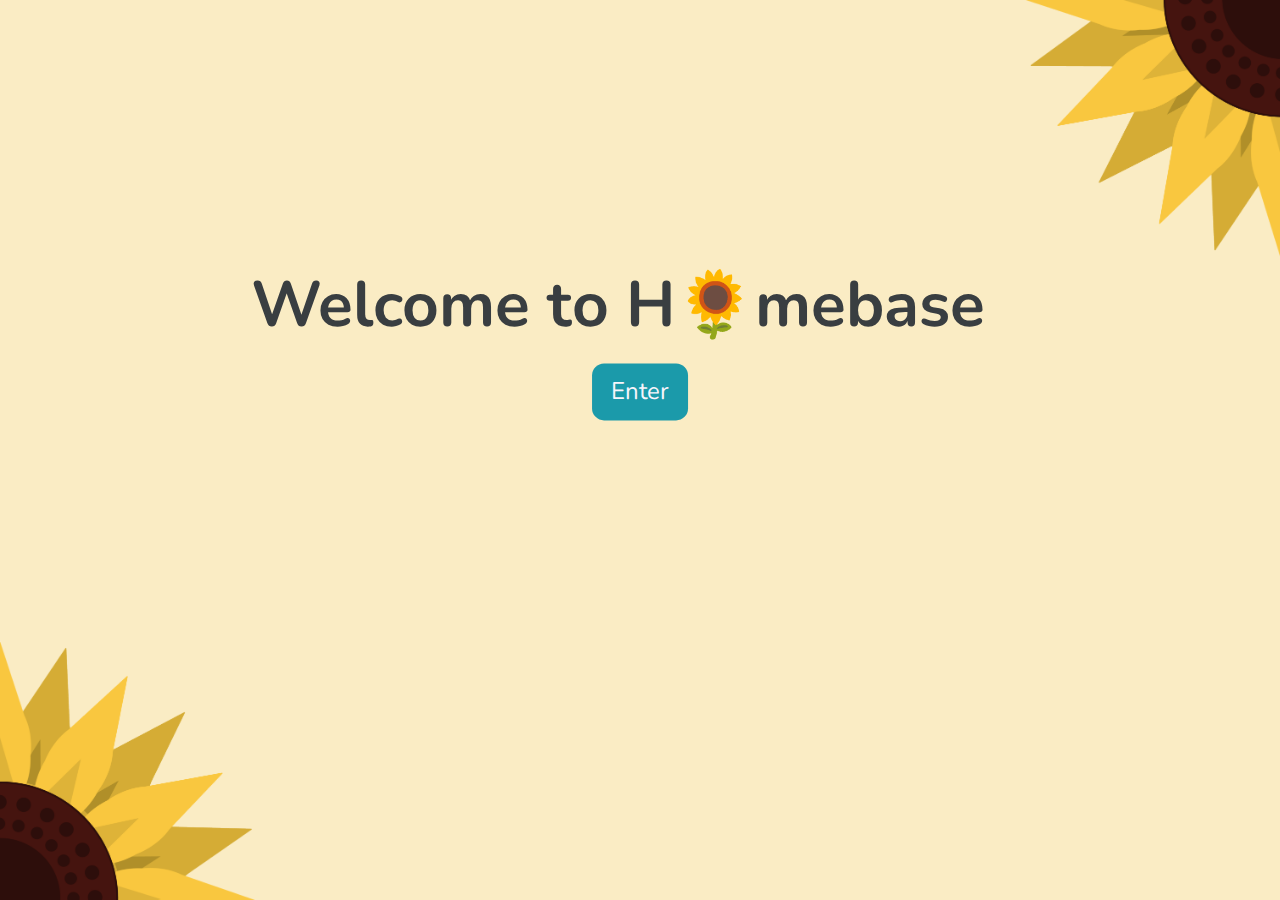
<file: index.html>
<!DOCTYPE html>
<html>

<head>
  <meta charset="utf-8">
  <meta name="viewport" content="width=device-width, initial-scale=1.0">
  <title>Homebase</title>
  <link href="style.css" rel="stylesheet" type="text/css" />
  <link rel="manifest" href="manifest.json">
  <link rel="icon" href="images/icon-192x192.png">
  <link rel="icon" href="images/icon-512x512.png">

  <link rel="preconnect" href="https://fonts.googleapis.com">
  <link rel="preconnect" href="https://fonts.gstatic.com" crossorigin>
  <link href="https://fonts.googleapis.com/css2?family=Nunito:ital,wght@0,400;0,700;1,400;1,700&display=swap"
    rel="stylesheet">
</head>

<body>
  <div id="titleFlex">
    <h1 id="title">Welcome to H🌻mebase</h1>

    <script src="script.js"></script>

    <a href="landing.html"><button class="button"
        style="justify-content: center; text-align: center; margin: 0; position: absolute; top: 100%; left: 50%; -ms-transform: translate(-50%, -50%); transform: translate(-50%, -50%);">Enter</button></a>
  </div>


  <img id="lowerFlower" src="Assets/Lower L Flower.png">
  <img id="upperFlower" src="Assets/Upper Right Flower.png">
  <!--Built with Replit Stuff-->
  <script src="https://replit.com/public/js/replit-badge-v2.js" theme="yellow" position="bottom-right"></script>
</body>

</html>
</file>
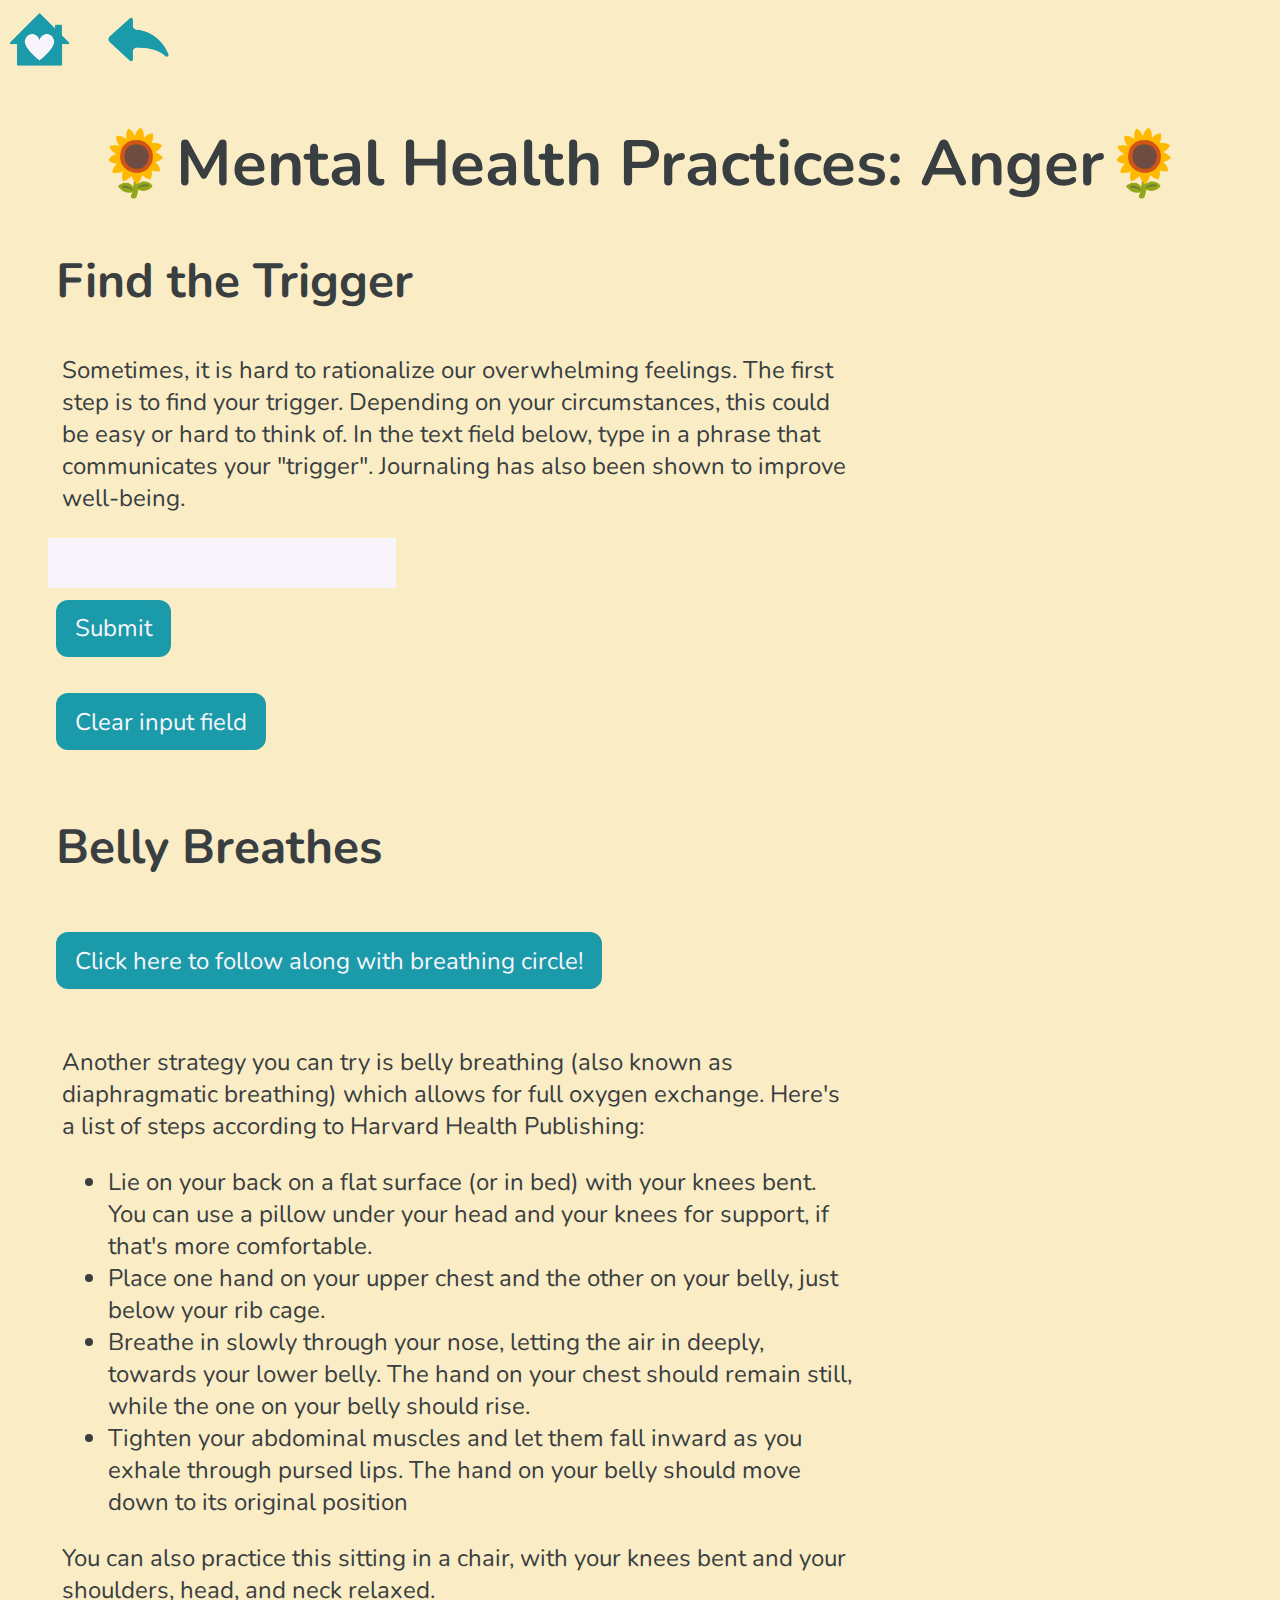
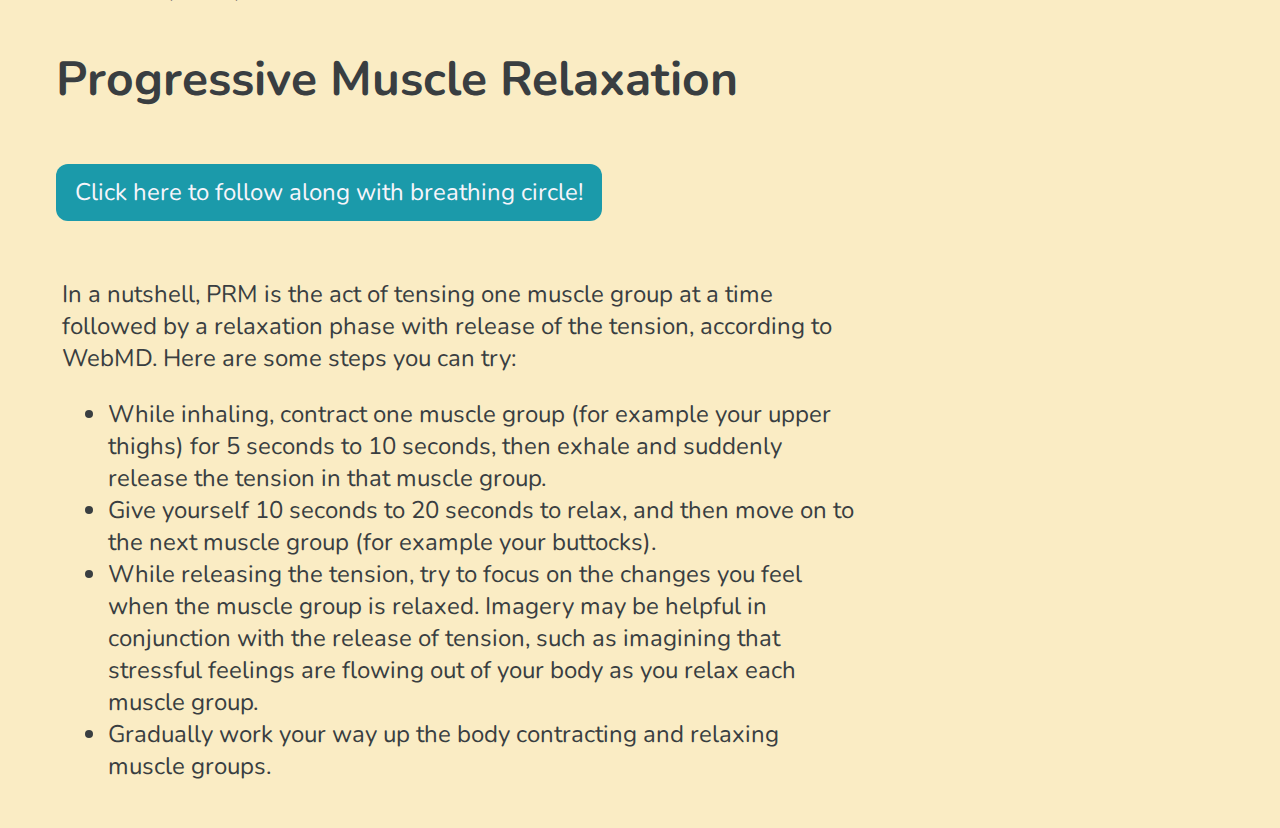
<file: Angry.html>
<!DOCTYPE html>
<html>

<head>
  <meta charset="utf-8">
  <meta name="viewport" content="width=device-width">
  <title>Mental Health Practices: Anger</title>
  <link href="style.css" rel="stylesheet" type="text/css" />

  <link rel="preconnect" href="https://fonts.googleapis.com">
  <link rel="preconnect" href="https://fonts.gstatic.com" crossorigin>
  <link href="https://fonts.googleapis.com/css2?family=Nunito:ital,wght@0,400;0,700;1,400;1,700&display=swap"
    rel="stylesheet">
</head>

<body>
  <a href="index.html"><img id="homeButton" src="Assets/HomeButton.png"></a>
  <a href="landing.html"><img id="backArrow" src="Assets/backButton.png"></a>

  <h1 id="hayf">🌻Mental Health Practices: Anger🌻</h1>
  <h2>Find the Trigger</h2>
  <p class="angryText">Sometimes, it is hard to rationalize our overwhelming feelings. The first step is to find your
    trigger. Depending on your circumstances, this could be easy or hard to think of. In the text field below, type in a
    phrase that
    communicates your "trigger". Journaling has also been shown to improve well-being.</p>
  <div id="containerAngry">
    <input type="text" class="input" id="angryInput">
    <button onclick="angry()" id="breathingCircleButton">Submit</button>
    <button onclick="document.getElementById('angryInput').value = ''; document.getElementById('angry').innerHTML = '';" id="breathingCircleButton">Clear
      input field</button>
  </div>

  <p id="angry"></p>
  <script>
    function angry() {
      document.getElementById("angry").innerHTML = "I understand. You have every right to feel the way you do and it's frustrating.";
    }
  </script>

  <h2>Belly Breathes</h2>
  <div id="breatheDiv" style="padding-bottom: 5em;">
    <a href="four-four-four.html"><button id="breathingCircleButton">Click here to follow along with breathing circle!</button></a>
  </div>
  <br>
  <p>Another strategy you can try is belly breathing (also known as diaphragmatic breathing) which allows for full
    oxygen exchange. Here's a list of steps according to <a id="source"
      href="https://www.health.harvard.edu/healthbeat/learning-diaphragmatic-breathing">Harvard Health
      Publishing</a>:<br>
  <ul>
    <li>Lie on your back on a flat surface (or in bed) with your knees bent. You can use a pillow under your head and
      your knees for support, if that's more comfortable.</li>
    <li>Place one hand on your upper chest and the other on your belly, just below your rib cage.</li>
    <li>Breathe in slowly through your nose, letting the air in deeply, towards your lower belly. The hand on your chest
      should remain still, while the one on your belly should rise.</li>
    <li>Tighten your abdominal muscles and let them fall inward as you exhale through pursed lips. The hand on your
      belly should move down to its original position</li>
  </ul>
  </p>
  <p>You can also practice this sitting in a chair, with your knees bent and your shoulders, head, and neck relaxed.</p>

  <h2 style="white-space: wrap;" id="prm">Progressive Muscle Relaxation</h2>
  <div style="padding-bottom: 5em;">
    <a href="four-four-four.html"><button id="breathingCircleButton">Click here to follow along with breathing circle!</button></a>
  </div>
  <br>
  <p>In a nutshell, PRM is the act of tensing one muscle group at a time followed by a relaxation phase with release of
    the tension, according to <a id="source"
      href="https://www.webmd.com/sleep-disorders/muscle-relaxation-for-stress-insomnia">WebMD</a>. Here are some steps
    you can try: <br>
  <ul>
    <li>While inhaling, contract one muscle group (for example your upper thighs) for 5 seconds to 10 seconds, then
      exhale and suddenly release the tension in that muscle group.</li>
    <li>Give yourself 10 seconds to 20 seconds to relax, and then move on to the next muscle group (for example your
      buttocks).</li>
    <li>While releasing the tension, try to focus on the changes you feel when the muscle group is relaxed. Imagery may
      be helpful in conjunction with the release of tension, such as imagining that stressful feelings are flowing out
      of your body as you relax each muscle group.</li>
    <li>Gradually work your way up the body contracting and relaxing muscle groups.</li>
  </ul>
  </p>
  <br>

  <script src="script.js"></script>

  <!--
  This script places a badge on your repl's full-browser view back to your repl's cover
  page. Try various colors for the theme: dark, light, red, orange, yellow, lime, green,
  teal, blue, blurple, magenta, pink!
  -->
  <script src="https://replit.com/public/js/replit-badge-v2.js" theme="yellow" position="bottom-right"></script>
</body>

</html>
</file>
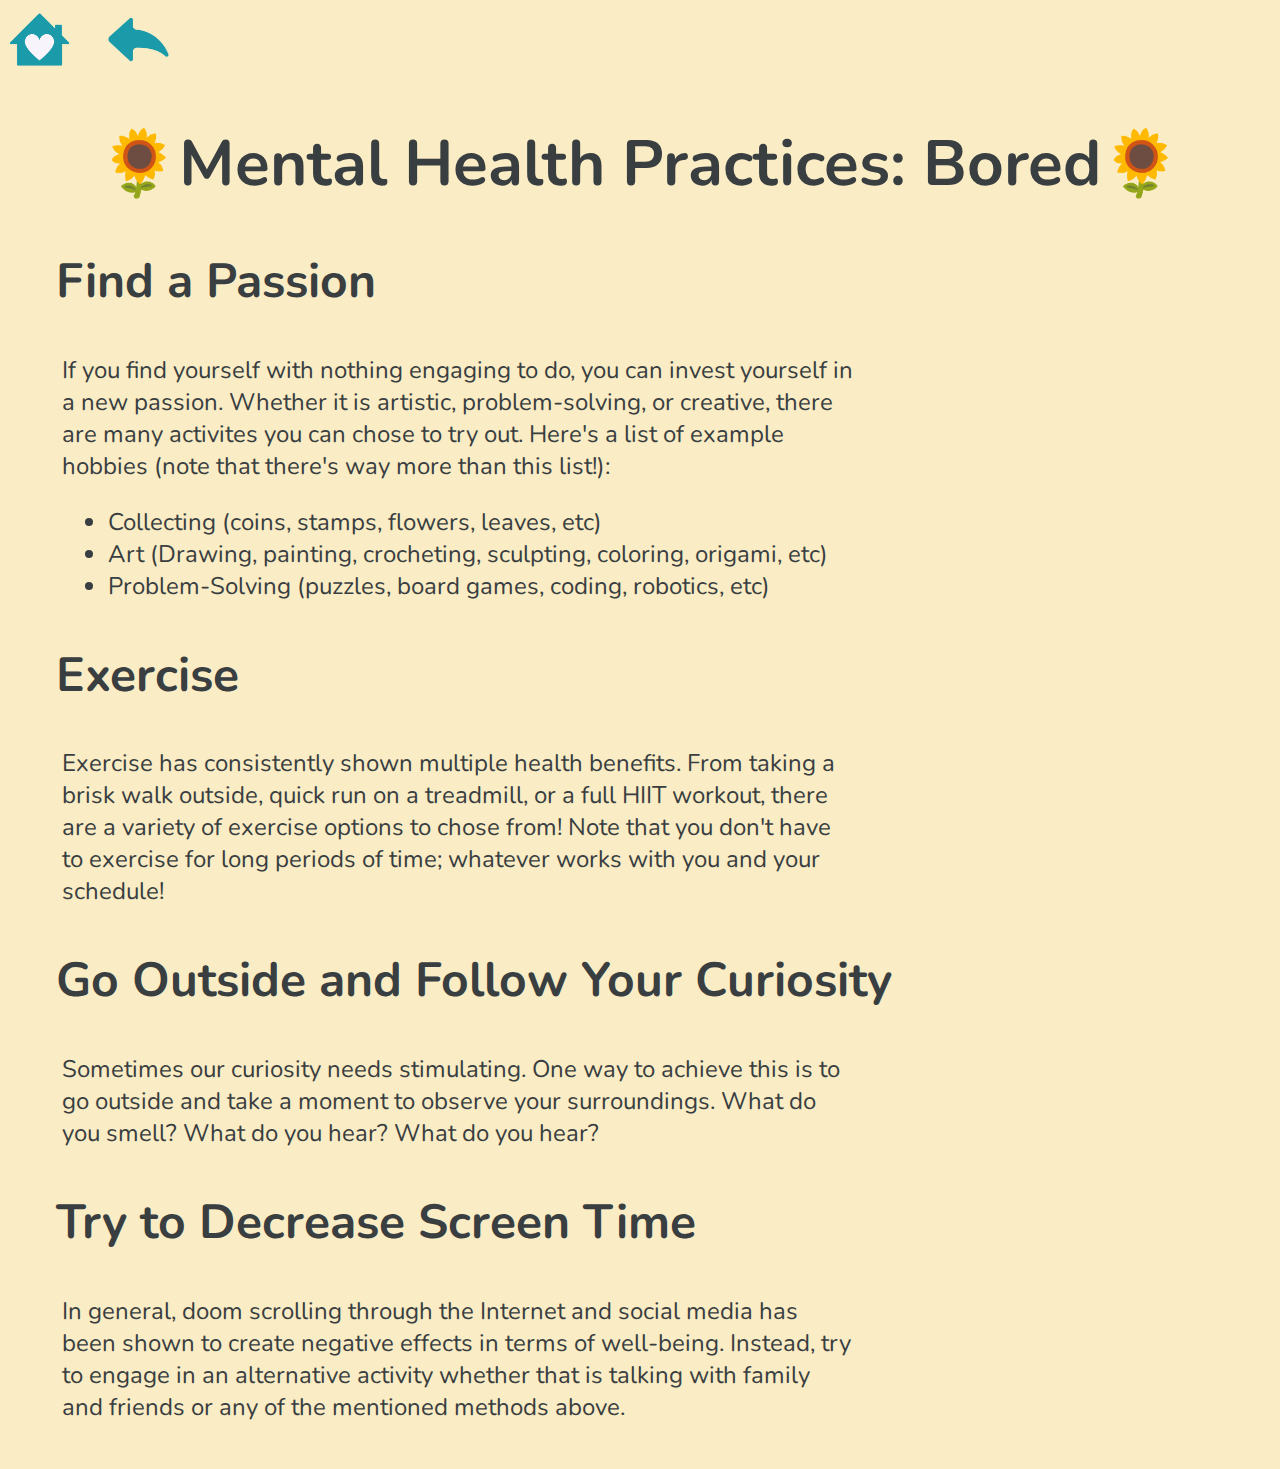
<file: Bored.html>
<!DOCTYPE html>
<html>

<head>
  <meta charset="utf-8">
  <meta name="viewport" content="width=device-width">
  <title>Mental Health Practices: Bored</title>
  <link href="style.css" rel="stylesheet" type="text/css" />
  
  <link rel="preconnect" href="https://fonts.googleapis.com">
  <link rel="preconnect" href="https://fonts.gstatic.com" crossorigin>
  <link href="https://fonts.googleapis.com/css2?family=Nunito:ital,wght@0,400;0,700;1,400;1,700&display=swap" rel="stylesheet">
</head>

<body>
  <a href="index.html"><img id="homeButton" src="Assets/HomeButton.png"></a>
  <a href="landing.html"><img id="backArrow" src="Assets/backButton.png"></a>
  
  <h1 id="hayf">🌻Mental Health Practices: Bored🌻</h1>
  <h2>Find a Passion</h2>
  <p>If you find yourself with nothing engaging to do, you can invest yourself in a new passion. Whether it is artistic, problem-solving, or creative, there are many activites you can chose to try out. Here's a list of example hobbies (note that there's way more than this list!): <br>
    <ul>
      <li>Collecting (coins, stamps, flowers, leaves, etc)</li>
      <li>Art (Drawing, painting, crocheting, sculpting, coloring, origami, etc)</li>
      <li>Problem-Solving (puzzles, board games, coding, robotics, etc)</li>
    </ul>
  </p>

  <h2>Exercise</h2>
  <p>Exercise has consistently shown multiple health benefits. From taking a brisk walk outside, quick run on a treadmill, or a full HIIT workout, there are a variety of exercise options to chose from! Note that you don't have to exercise for long periods of time; whatever works with you and your schedule!</p>

  <h2>Go Outside and Follow Your Curiosity</h2>
  <p>Sometimes our curiosity needs stimulating. One way to achieve this is to go outside and take a moment to observe your surroundings. What do you smell? What do you hear? What do you hear?</p>

  <h2>Try to Decrease Screen Time</h2>
  <p>In general, doom scrolling through the Internet and social media has been shown to create negative effects in terms of well-being. Instead, try to engage in an alternative activity whether that is talking with family and friends or any of the mentioned methods above.</p>
  <br>
  <script src="script.js"></script>

  <!--
  This script places a badge on your repl's full-browser view back to your repl's cover
  page. Try various colors for the theme: dark, light, red, orange, yellow, lime, green,
  teal, blue, blurple, magenta, pink!
  -->
  <script src="https://replit.com/public/js/replit-badge-v2.js" theme="yellow" position="bottom-right"></script>
</body>

</html>
</file>
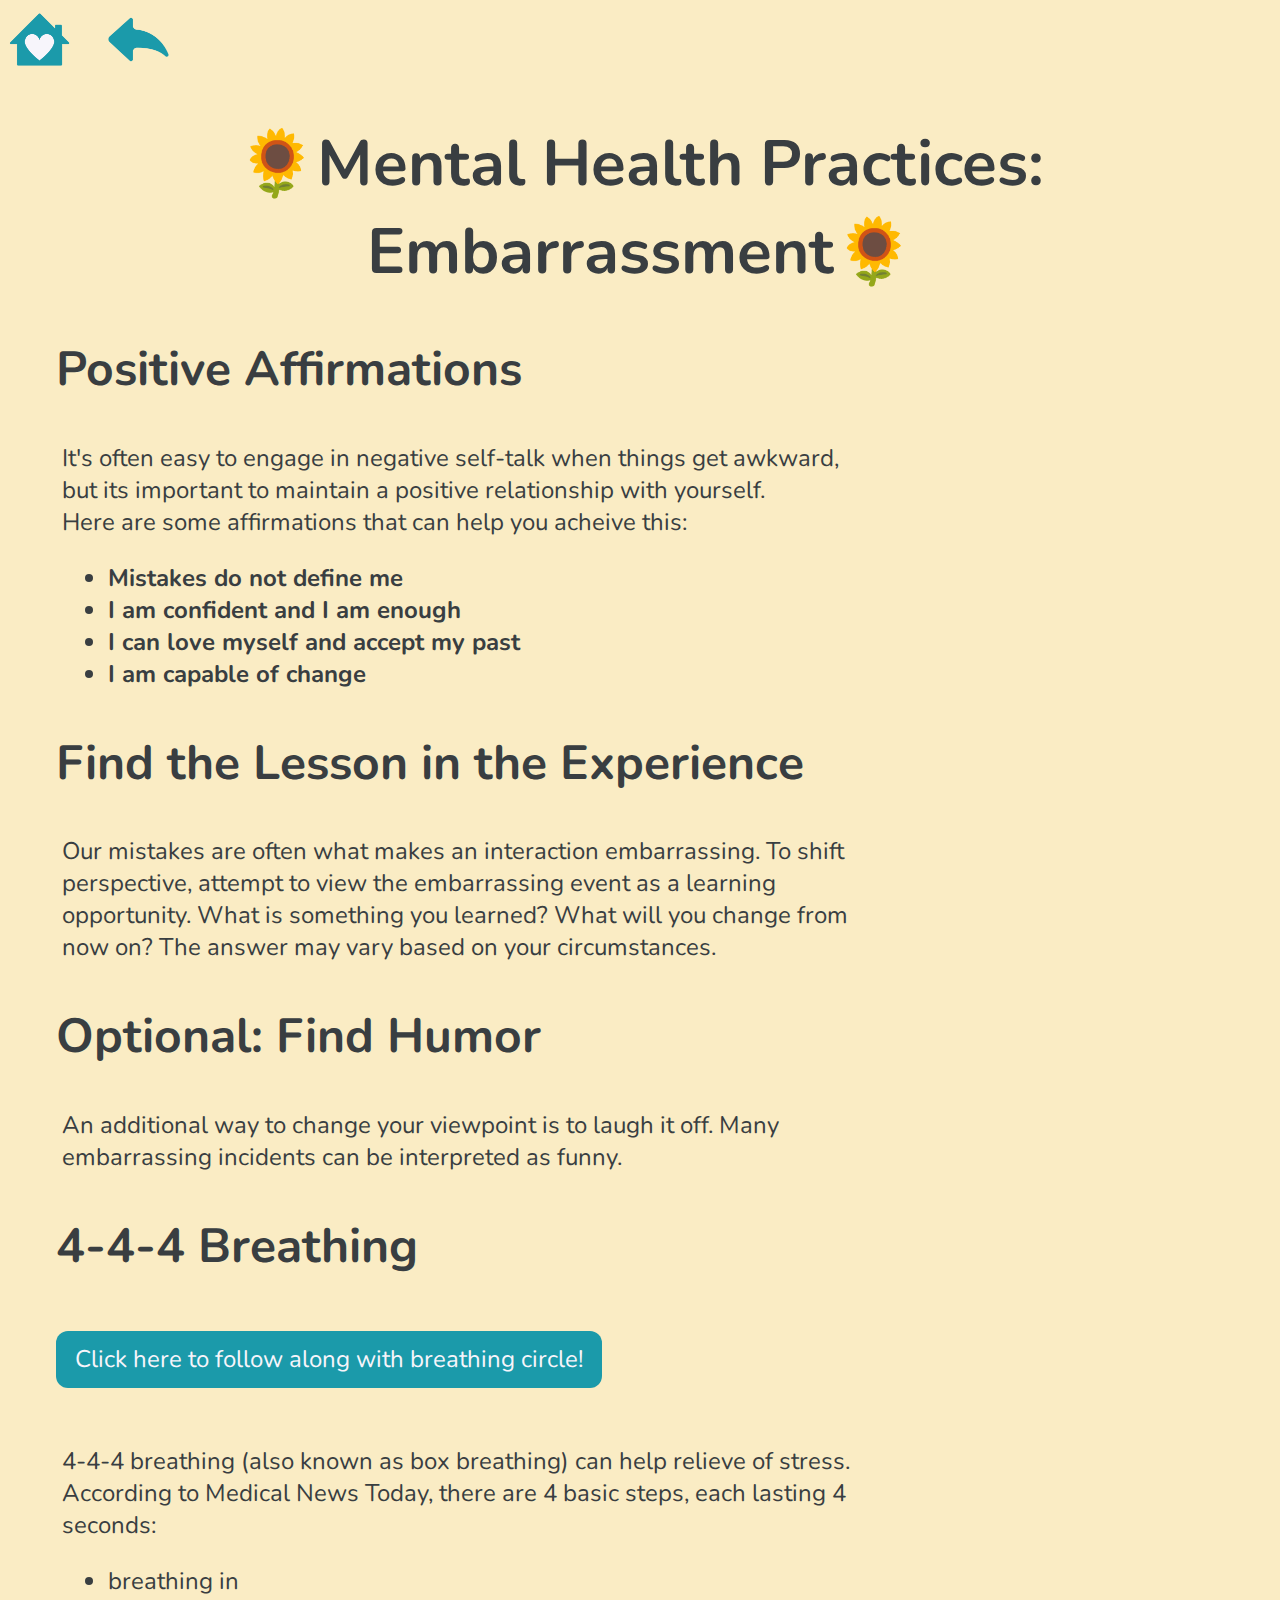
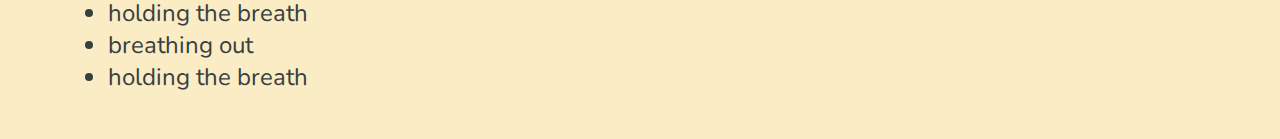
<file: Embarrassed.html>
<!DOCTYPE html>
<html>

<head>
  <meta charset="utf-8">
  <meta name="viewport" content="width=device-width">
  <title>Mental Health Practices: Embarrassment</title>
  <link href="style.css" rel="stylesheet" type="text/css" />

  <link rel="preconnect" href="https://fonts.googleapis.com">
  <link rel="preconnect" href="https://fonts.gstatic.com" crossorigin>
  <link href="https://fonts.googleapis.com/css2?family=Nunito:ital,wght@0,400;0,700;1,400;1,700&display=swap"
    rel="stylesheet">
</head>

<body>
  <a href="index.html"><img id="homeButton" src="Assets/HomeButton.png"></a>
  <a href="landing.html"><img id="backArrow" src="Assets/backButton.png"></a>

  <h1 id="hayf">🌻Mental Health Practices: Embarrassment🌻</h1>
  <h2>Positive Affirmations</h2>
  <p>It's often easy to engage in negative self-talk when things get awkward, but its important to maintain a positive
    relationship with yourself. <br> Here are some affirmations that can help you acheive this:</p>
  <ul>
    <li class="bold">Mistakes do not define me</li>
    <li class="bold">I am confident and I am enough</li>
    <li class="bold">I can love myself and accept my past</li>
    <li class="bold">I am capable of change</li>
  </ul>

  <h2>Find the Lesson in the Experience</h2>
  <p>Our mistakes are often what makes an interaction embarrassing. To shift perspective, attempt to view the
    embarrassing event as a learning opportunity. What is something you learned? What will you change from now on? The
    answer may vary based on your circumstances.</p>

  <h2>Optional: Find Humor</h2>
  <p>An additional way to change your viewpoint is to laugh it off. Many embarrassing incidents can be interpreted as
    funny.</p>

  <h2>4-4-4 Breathing</h2>
  <div id="breatheDiv" style="padding-bottom: 5em;">
    <a href="four-four-four.html"><button id="breathingCircleButton">Click here to follow along with breathing circle!</button></a>
  </div>
  <br>
  <p>4-4-4 breathing (also known as box breathing) can help relieve of stress. According to <a
      id="source" href="https://www.medicalnewstoday.com/articles/321805">Medical News Today</a>, there are 4 basic
    steps, each
    lasting 4 seconds:<br>
  <ul>
    <li>breathing in</li>
    <li>holding the breath</li>
    <li>breathing out</li>
    <li>holding the breath</li>
  </ul>
  </p>

  <!--<h2>4-4-4 Breathing</h2>
  <a href="four-four-four.html"><button id="breathingCircleButton">Click here to follow along with breathing circle!</button></a>
  <br>
  <p>4-4-4 breathing (also known as box breathing) can help relieve of stress. According to <a
      id="source" href="https://www.medicalnewstoday.com/articles/321805">Medical News Today</a>, there are 4 basic
    steps, each
    lasting 4 seconds: <br>
  <ul>
    <li>breathing in</li>
    <li>holding the breath</li>
    <li>breathing out</li>
    <li>holding the breath</li>
  </ul>
  </p>-->
  <br>

  <script src="script.js"></script>

  <!--
  This script places a badge on your repl's full-browser view back to your repl's cover
  page. Try various colors for the theme: dark, light, red, orange, yellow, lime, green,
  teal, blue, blurple, magenta, pink!
  -->
  <script src="https://replit.com/public/js/replit-badge-v2.js" theme="yellow" position="bottom-right"></script>
</body>

</html>
</file>
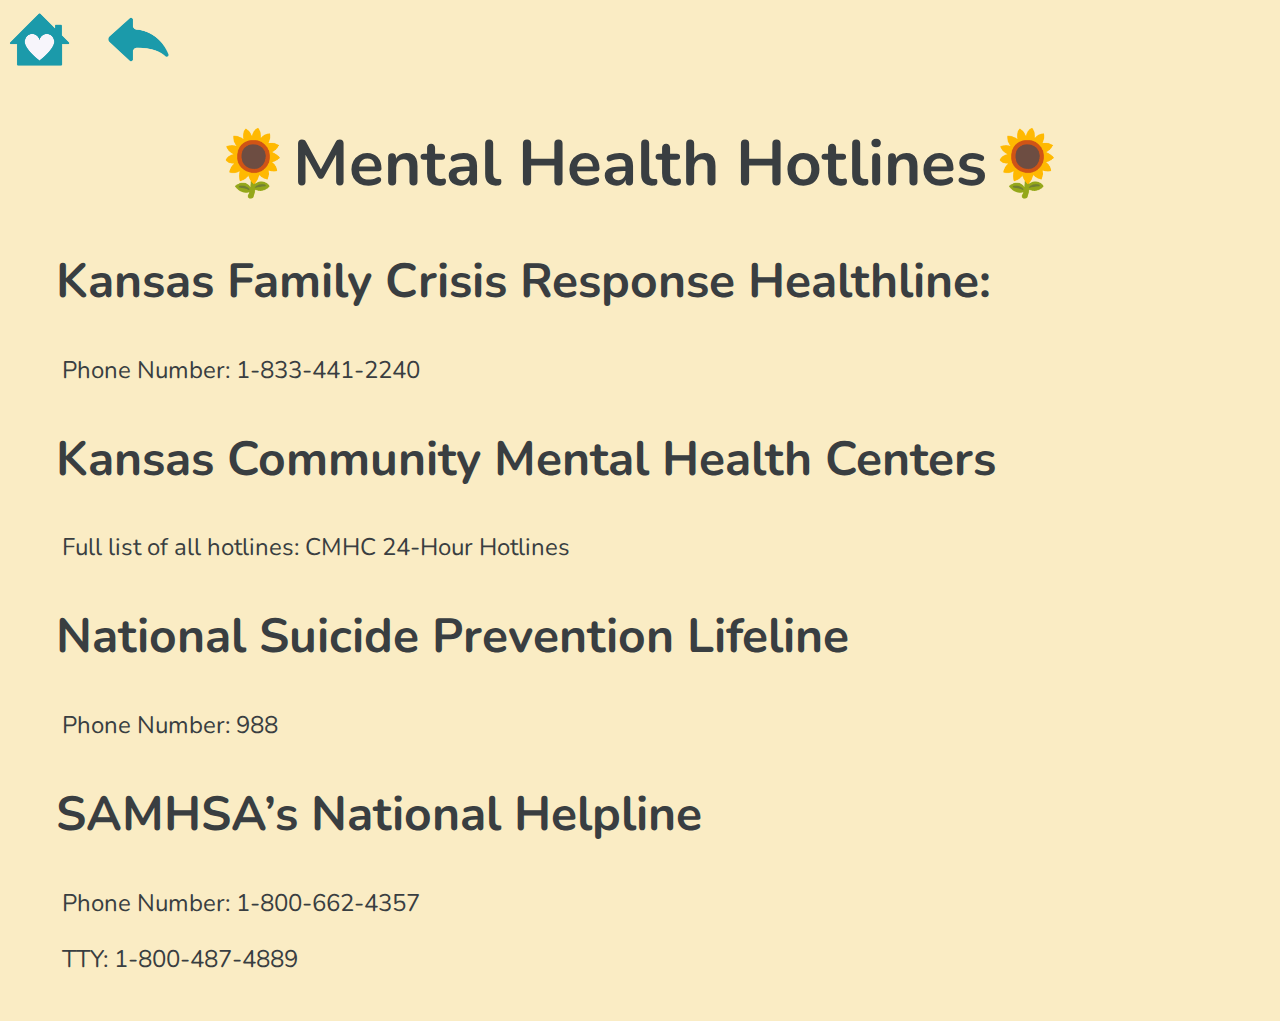
<file: Emergency.html>
<!DOCTYPE html>
<html>

<head>
  <meta charset="utf-8">
  <meta name="viewport" content="width=device-width">
  <title>Mental Health Hotlines</title>
  <link href="style.css" rel="stylesheet" type="text/css" />
  
  <link rel="preconnect" href="https://fonts.googleapis.com">
  <link rel="preconnect" href="https://fonts.gstatic.com" crossorigin>
  <link href="https://fonts.googleapis.com/css2?family=Nunito:ital,wght@0,400;0,700;1,400;1,700&display=swap" rel="stylesheet">
</head>

<body>
  <a href="index.html"><img id="homeButton" src="Assets/HomeButton.png"></a>
  <a href="landing.html"><img id="backArrow" src="Assets/backButton.png"></a>
  
  <h1 id="hayf">🌻Mental Health Hotlines🌻</h1>
  
  <h2>Kansas Family Crisis Response Healthline:</h2>
  <p>Phone Number: <a id="source" href="tel:+18334412240">1-833-441-2240</a></p>

  <h2>Kansas Community Mental Health Centers</h2>
  <p>Full list of all hotlines: <a id="source" href="https://kdads.ks.gov/kdads-commissions/behavioral-health/consumers-and-families/cmhc-24-hour-crisis-lines">CMHC 24-Hour Hotlines</a></p>
  
  <h2>National Suicide Prevention Lifeline</h2>
  <p>Phone Number: <a id="source" href="tel:+988">988</a></p>

  <h2>SAMHSA’s National Helpline</h2>
  <p>Phone Number: <a id="source" href="tel:+18006624357">1-800-662-4357</a></p>
  <p>TTY: <a id="source" href="tel:+18004874889">1-800-487-4889</a></p>
  <br>
  
  <script src="script.js"></script>

  <script src="https://replit.com/public/js/replit-badge-v2.js" theme="yellow" position="bottom-right"></script>
</body>

</html>
</file>
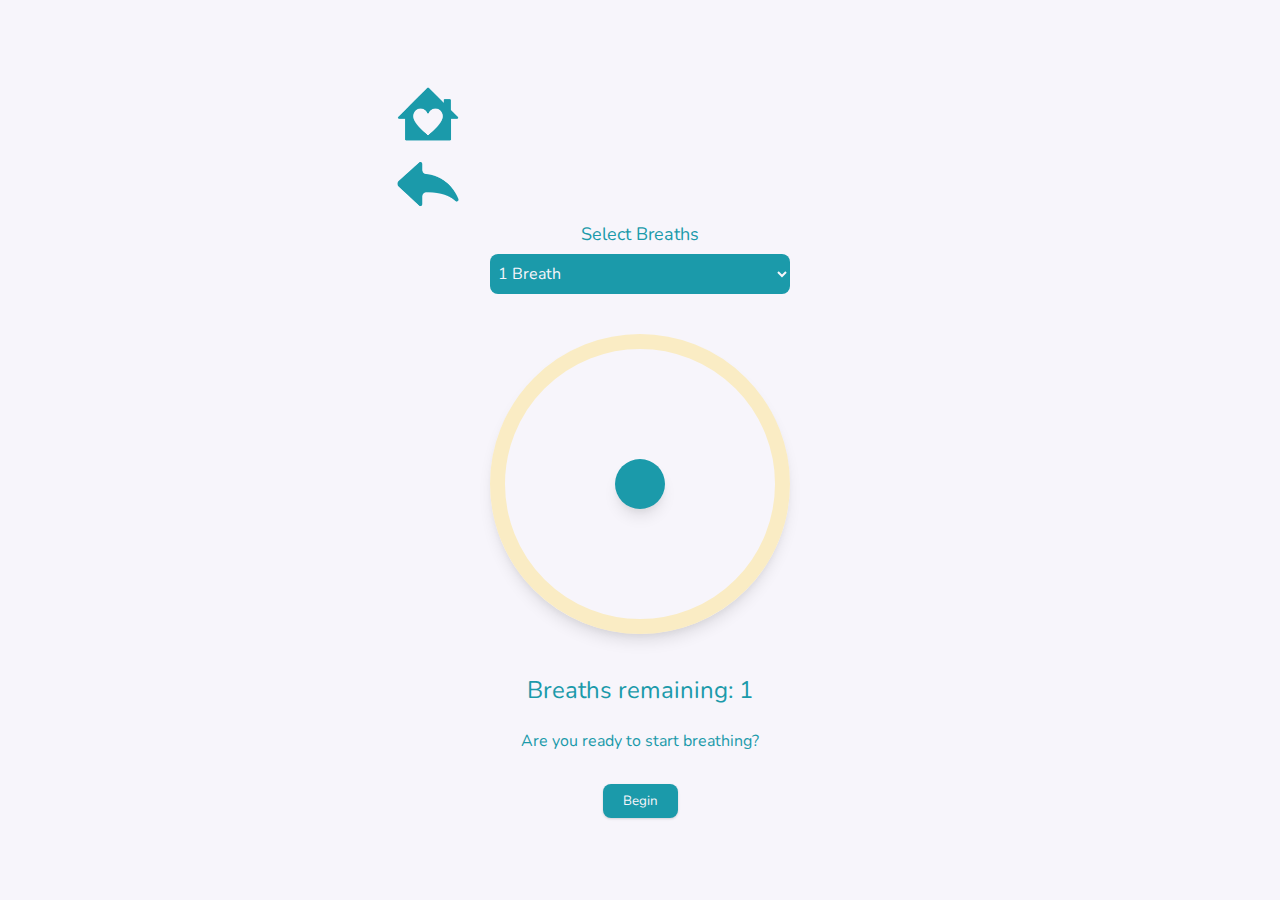
<file: four-four-four.html>
<!DOCTYPE html>
<html lang="en">

<head>
  <meta charset="UTF-8" />
  <meta http-equiv="X-UA-Compatible" content="IE=edge" />
  <meta name="viewport" content="width=device-width, initial-scale=1.0" />
  <link rel="stylesheet" href="four-four-four.css" />

  <link rel="preconnect" href="https://fonts.googleapis.com">
  <link rel="preconnect" href="https://fonts.gstatic.com" crossorigin>
  <link href="https://fonts.googleapis.com/css2?family=Nunito:ital,wght@0,400;0,700;1,400;1,700&display=swap"
    rel="stylesheet">

  <title>Breathing Circle</title>
</head>

<body>
  <a href="index.html"><img id="homeButton" src="Assets/HomeButton.png"></a>
  <a href="landing.html"><img id="backArrow" src="Assets/backButton.png"></a>

  <div class="input">
    <label>Select Breaths</label>
    <select class="breath-input">
      <option value="1">1 Breath</option>
      <option value="2">2 Breaths</option>
      <option value="3">3 Breaths</option>
      <option value="4">4 Breaths</option>
      <option value="5">5 Breaths</option>
      <option value="6">6 Breaths</option>
      <option value="7">7 Breaths</option>
    </select>
  </div>
  <div class="circle-wrap">
    <div class="circle-outline"></div>
    <div class="circle-progress"></div>
  </div>
  <p class="breaths">Breaths remaining: <span class="breaths-text">1</span></p>
  <p class="instructions">Are you ready to start breathing?</p>
  <button class="start">Begin</button>
  <script src="/app.js"></script>
</body>

</html>
</file>
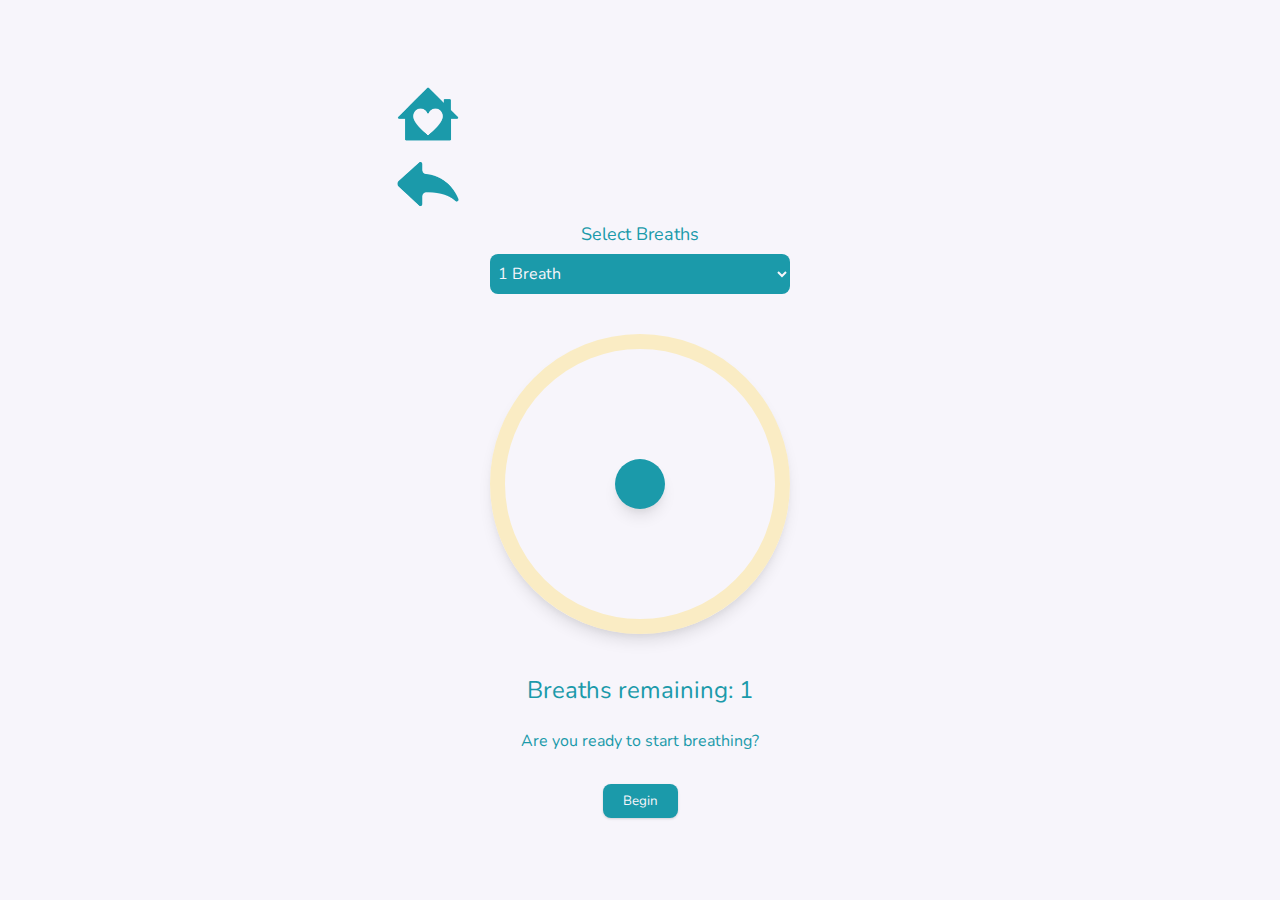
<file: four-seven-eight.html>
<!DOCTYPE html>
<html lang="en">

<head>
  <meta charset="UTF-8" />
  <meta http-equiv="X-UA-Compatible" content="IE=edge" />
  <meta name="viewport" content="width=device-width, initial-scale=1.0" />
  <link rel="stylesheet" href="four-four-four.css" />
  <title>Breathing Circle: 4-7-8</title>
</head>

<body>
  <a href="index.html"><img id="homeButton" src="Assets/HomeButton.png"></a>
  <a href="landing.html"><img id="backArrow" src="Assets/backButton.png"></a>
  <div class="input">
    <label>Select Breaths</label>
    <select class="breath-input">
      <option value="1">1 Breath</option>
      <option value="2">2 Breaths</option>
      <option value="3">3 Breaths</option>
      <option value="4">4 Breaths</option>
      <option value="5">5 Breaths</option>
      <option value="7">7 Breaths</option>
    </select>
  </div>
  <div class="circle-wrap">
    <div class="circle-outline"></div>
    <div class="circle-progress" id="circle"></div>
    <!--<div class="circle-remove"></div>-->
  </div>
  <p class="breaths">Breaths remaining: <span class="breaths-text">1</span></p>
  <p class="instructions">Are you ready to start breathing?</p>
  <button class="start">Begin</button>
  <script src="/four-seven-eight-app.js"></script>
</body>

</html>
</file>
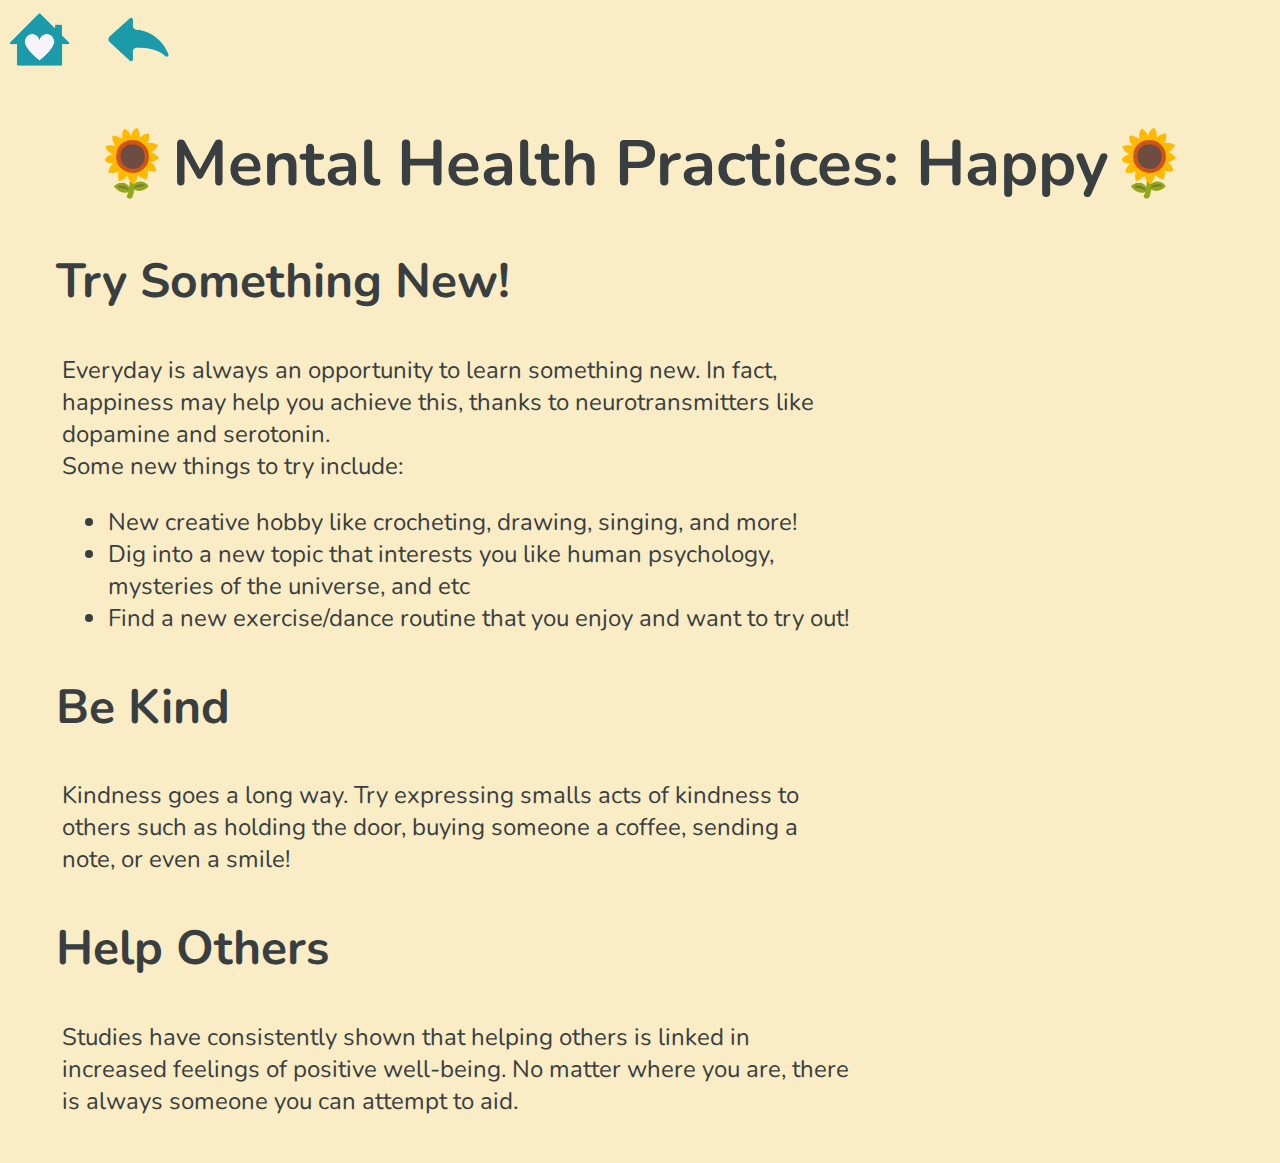
<file: Happy.html>
<!DOCTYPE html>
<html>

<head>
  <meta charset="utf-8">
  <meta name="viewport" content="width=device-width">
  <title>Mental Health Practices: Happy</title>
  <link href="style.css" rel="stylesheet" type="text/css" />

  <link rel="preconnect" href="https://fonts.googleapis.com">
  <link rel="preconnect" href="https://fonts.gstatic.com" crossorigin>
  <link href="https://fonts.googleapis.com/css2?family=Nunito:ital,wght@0,400;0,700;1,400;1,700&display=swap"
    rel="stylesheet">
</head>

<body>
  <a href="index.html"><img id="homeButton" src="Assets/HomeButton.png"></a>
  <a href="landing.html"><img id="backArrow" src="Assets/backButton.png"></a>

  <h1 id="hayf">🌻Mental Health Practices: Happy🌻</h1>

  <h2>Try Something New!</h2>
  <p>Everyday is always an opportunity to learn something new. <a id="source"
      href="https://www.medicalnewstoday.com/articles/322263#Two-learning-strategies">In fact, happiness may help you
      achieve this, thanks to neurotransmitters like dopamine and serotonin</a>. <br> Some new things to try include:
  </p>
  <ul>
    <li>New creative hobby like crocheting, drawing, singing, and more!</li>
    <li>Dig into a new topic that interests you like human psychology, mysteries of the universe, and etc</li>
    <li>Find a new exercise/dance routine that you enjoy and want to try out!</li>
  </ul>

  <h2>Be Kind</h2>
  <p>Kindness goes a long way. Try expressing smalls acts of kindness to others such as holding the door, buying someone
    a coffee, sending a note, or even a smile!</p>
  <h2>Help Others</h2>
  <p><a id="source"
      href="https://www.mentalhealth.org.uk/explore-mental-health/kindness/kindness-matters-guide#:~:text=Studies%20have%20found%20that%20acts,increased%20feelings%20of%20well%2Dbeing.&text=Helping%20others%20can%20also%20improve,us%20to%20be%20more%20active.&text=This%2C%20in%20turn%2C%20can%20improve%20our%20self%2Desteem.">Studies
      have consistently shown that helping others is linked in increased feelings of positive well-being.</a> No matter
    where you are, there is always someone you can attempt to aid.</p>
  <br>
  <script src="script.js"></script>

  <!--
  This script places a badge on your repl's full-browser view back to your repl's cover
  page. Try various colors for the theme: dark, light, red, orange, yellow, lime, green,
  teal, blue, blurple, magenta, pink!
  -->
  <script src="https://replit.com/public/js/replit-badge-v2.js" theme="yellow" position="bottom-right"></script>
</body>

</html>
</file>
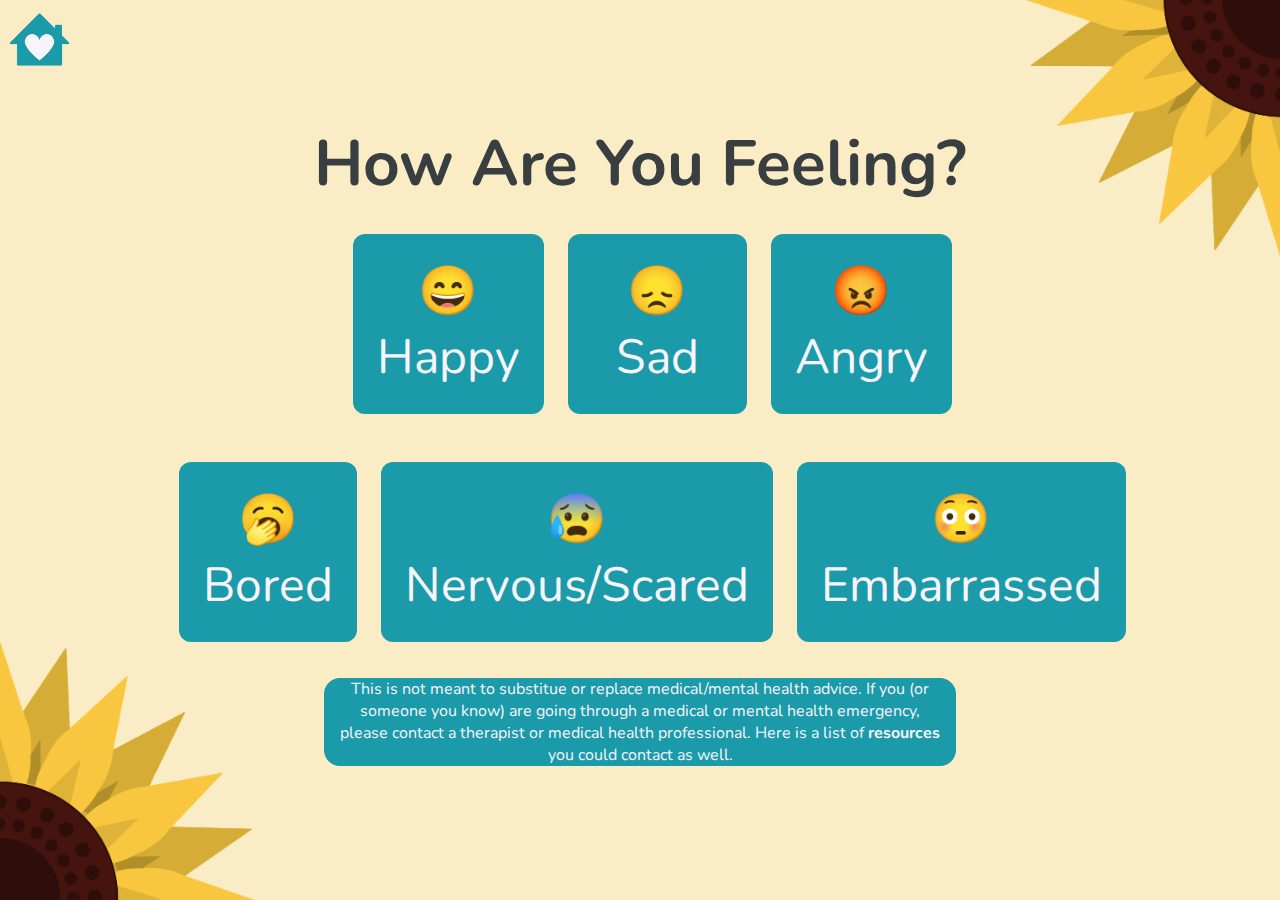
<file: landing.html>
<!DOCTYPE html>
<html>

<head>
  <meta charset="utf-8">
  <meta name="viewport" content="width=device-width">
  <title>How Are You Feeling?</title>
  <link href="style.css" rel="stylesheet" type="text/css" />

  <link rel="preconnect" href="https://fonts.googleapis.com">
  <link rel="preconnect" href="https://fonts.gstatic.com" crossorigin>
  <link href="https://fonts.googleapis.com/css2?family=Nunito:ital,wght@0,400;0,700;1,400;1,700&display=swap"
    rel="stylesheet">
</head>

<body>
  <a href="index.html"><img id="homeButton" src="Assets/HomeButton.png"></a>

  <h1 id="hayf">How Are You Feeling?</h1>
  <script src="script.js"></script>

  <div class="container">
    <a href="Happy.html"><button class="emotionButtons" class="buttonLink">😄 <br> Happy</button></a>
    <a href="Sad.html"><button class="emotionButtons" class="buttonLink" id="sadButton">😞 <br> Sad</button></a>
    <a href="Angry.html" class"><button class="emotionButtons" class="buttonLink">😡 <br> Angry</button></a>
  </div>

  <div class="container" id="bottonEmoteContain">
    <a href="Bored.html"><button class="emotionButtons" class="buttonLink">🥱 <br> Bored</button></a>
    <a href="NervousScared.html"><button class="emotionButtons" class="buttonLink">😰 <br>
        Nervous/Scared</button></a>
    <a href="Embarrassed.html"><button class="emotionButtons" class="buttonLink">😳 <br> Embarrassed</button></a>
  </div>



  <!-- <table>
    <tr>
      <td><a href="Happy.html"><button class="emotionButtons" class="buttonLink">😄 <br> Happy</button></a></td>
      <td><a href="Sad.html"><button class="emotionButtons" class="buttonLink" id="sadButton">😞 <br> Sad</button></a>
      </td>
      <td><a href="Angry.html" class"><button class="emotionButtons" class="buttonLink">😡 <br> Angry</button></a></td>
    </tr>
    <tr>
      <td><a href="Bored.html"><button class="emotionButtons" class="buttonLink">🥱 <br> Bored</button></a></td>
      <td><a href="NervousScared.html"><button class="emotionButtons" class="buttonLink">😰 <br>
            Nervous/Scared</button></a></td>
      <td><a href="Embarrassed.html"><button class="emotionButtons" class="buttonLink">😳 <br> Embarrassed</button></a>
      </td>
    </tr>
  </table>-->
  <div id="warningContainer">
    <p id="warning">This is not meant to substitue or replace medical/mental health advice. If you (or someone you know)
      are going through a medical or mental health emergency, please contact a therapist or medical health professional.
      Here is a list of <a id="warningLink" href="Emergency.html">resources</a> you could contact as well.</p>
  </div>
  <!--
  This script places a badge on your repl's full-browser view back to your repl's cover
  page. Try various colors for the theme: dark, light, red, orange, yellow, lime, green,
  teal, blue, blurple, magenta, pink!
  -->
  <script src="https://replit.com/public/js/replit-badge-v2.js" theme="yellow" position="bottom-right"></script>

  <img id="lowerFlower" src="Assets/Lower L Flower.png">
  <img id="upperFlower" src="Assets/Upper Right Flower.png">
</body>

</html>
</file>
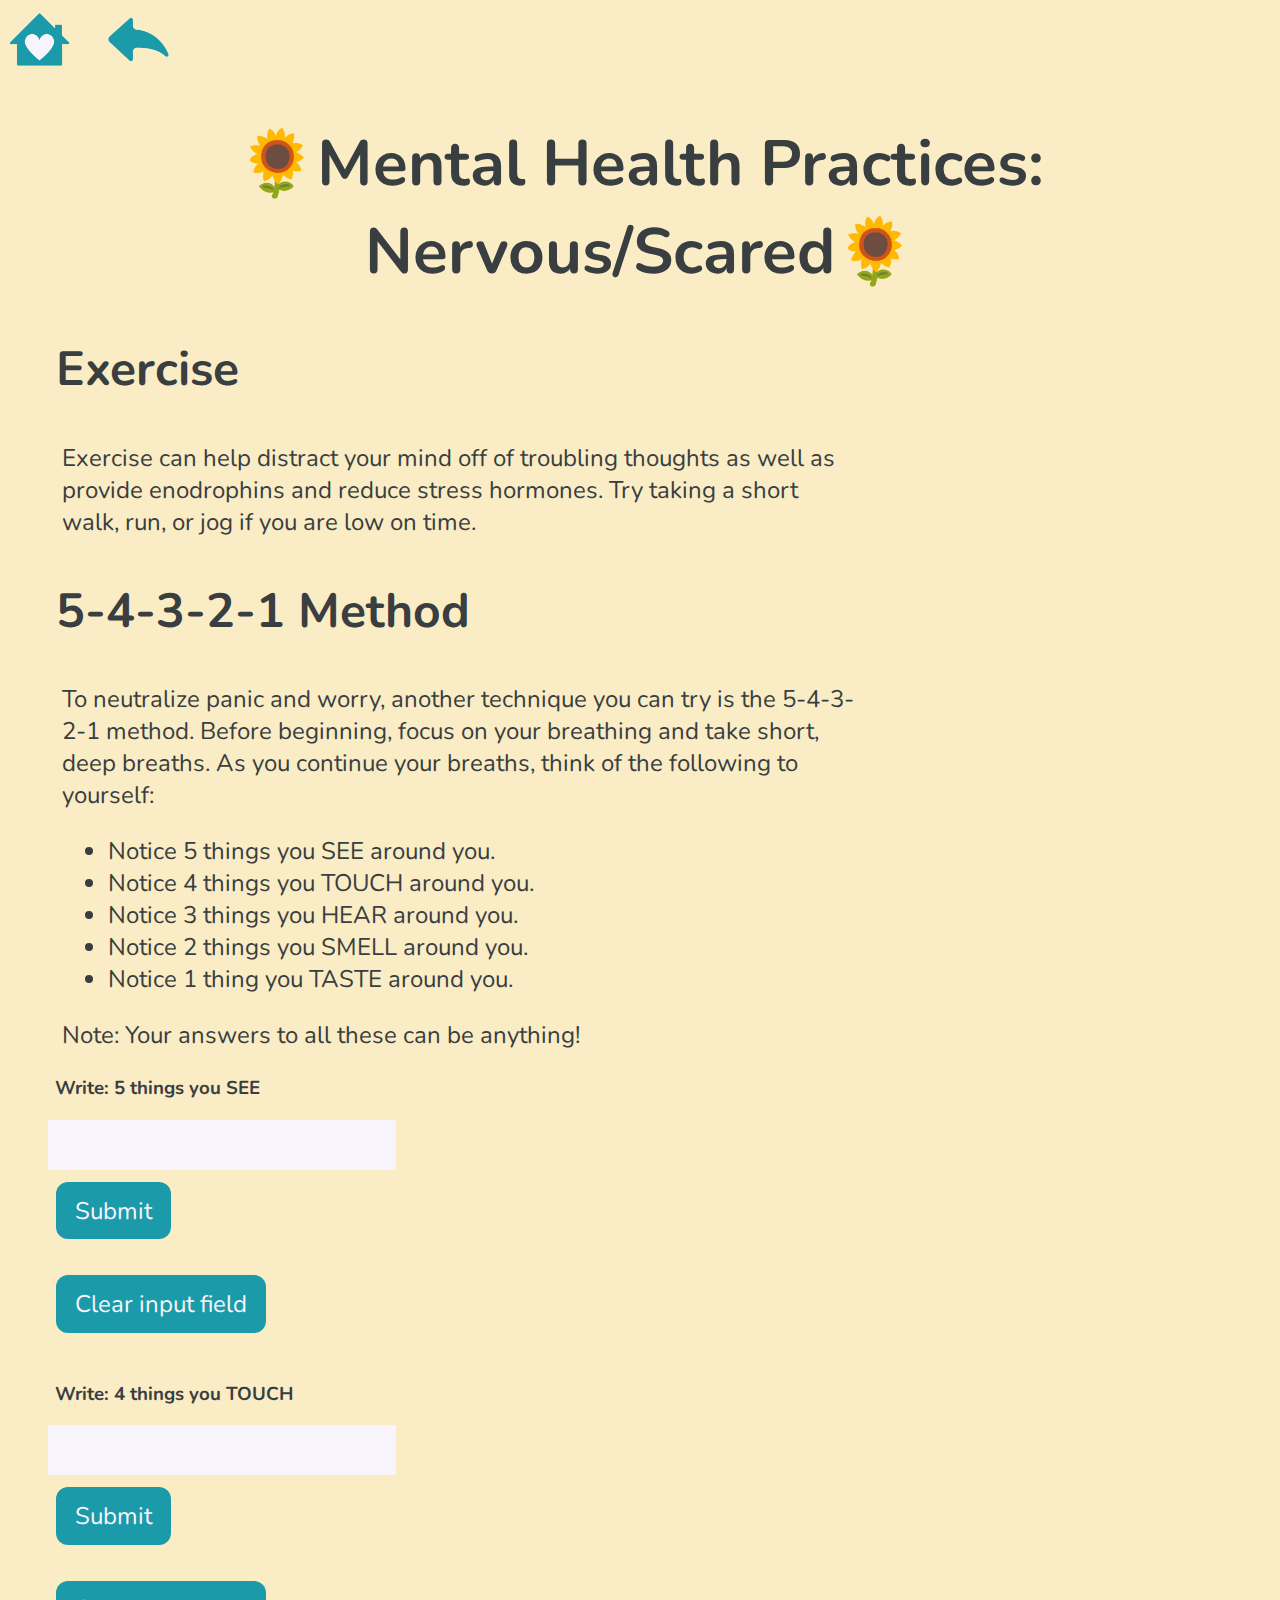
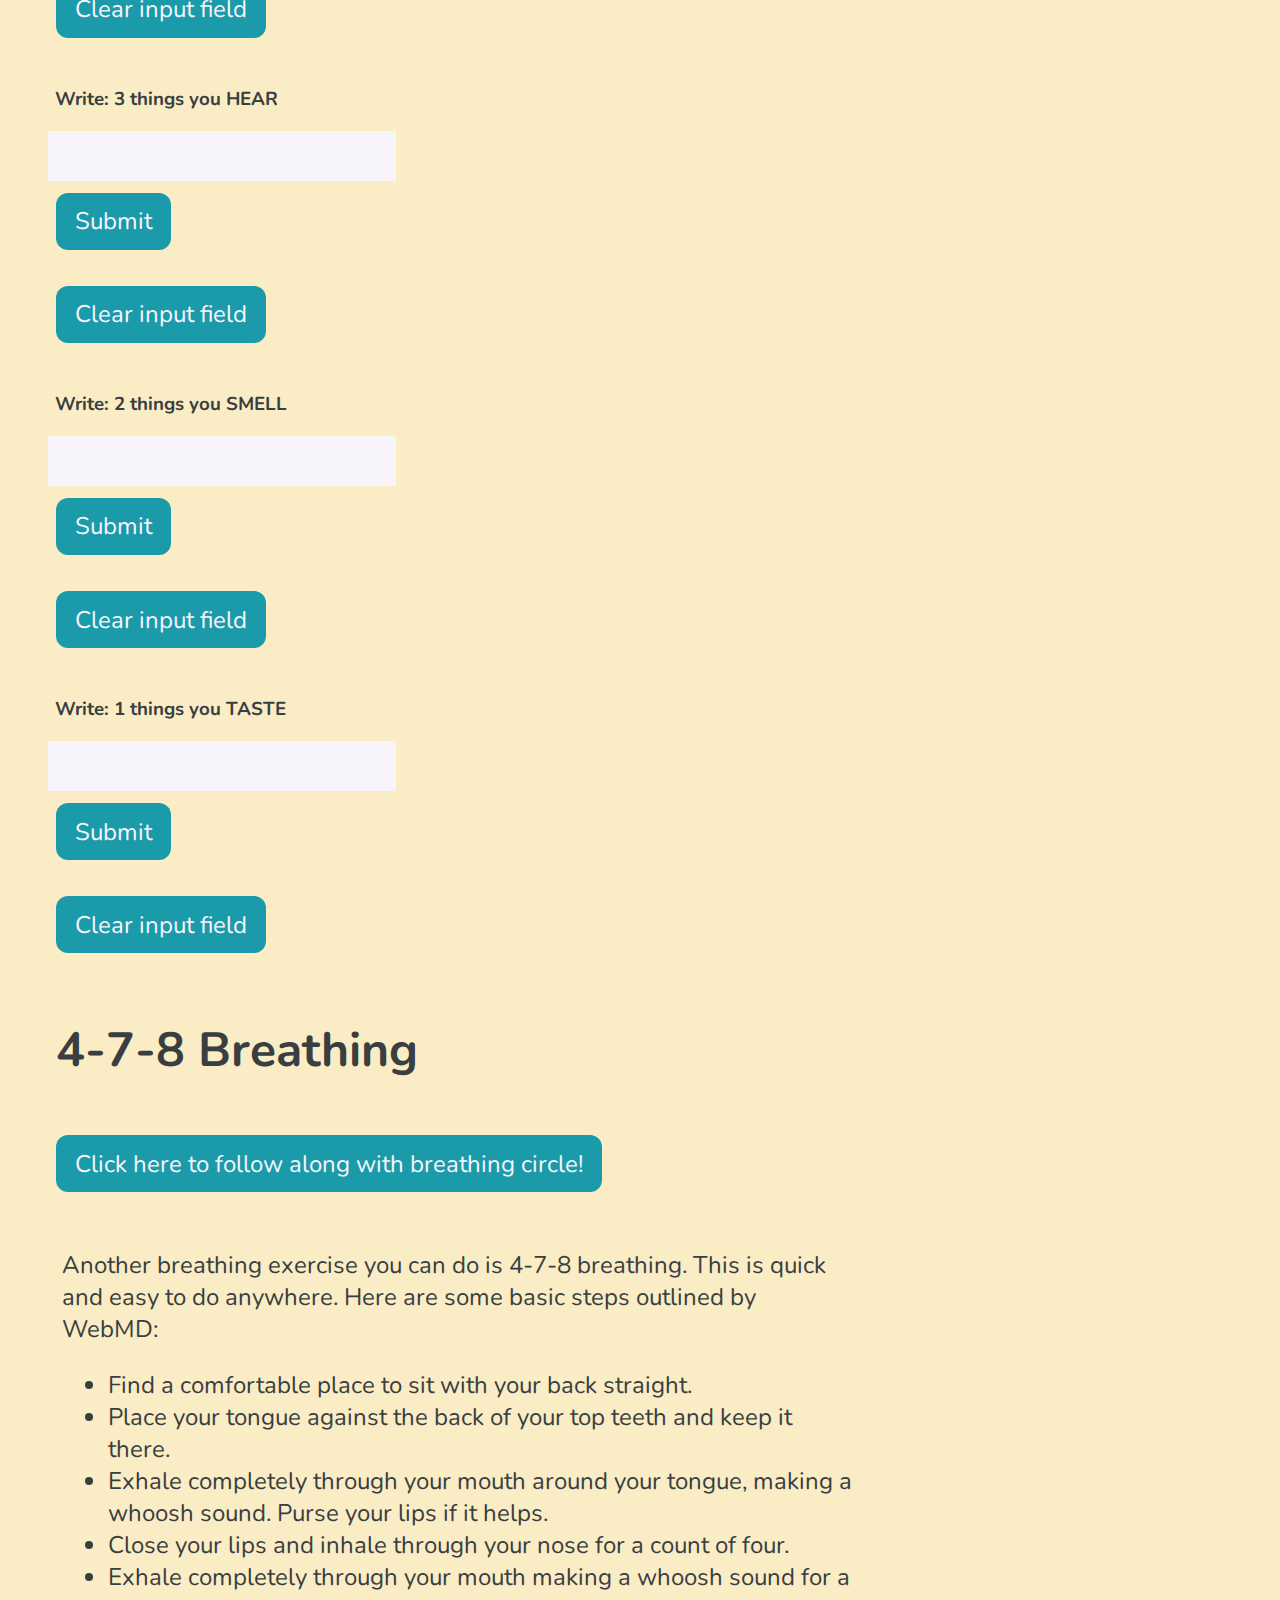
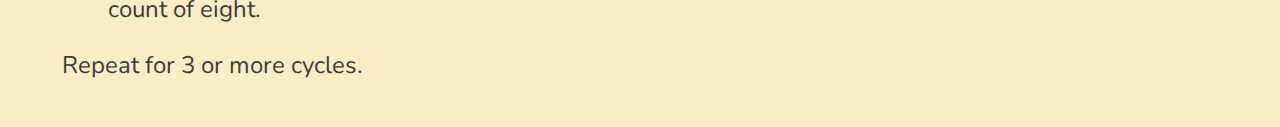
<file: NervousScared.html>
<!DOCTYPE html>
<html>

<head>
  <meta charset="utf-8">
  <meta name="viewport" content="width=device-width">
  <title>Mental Health Practices: Nervous/Scared</title>
  <link href="style.css" rel="stylesheet" type="text/css" />

  <link rel="preconnect" href="https://fonts.googleapis.com">
  <link rel="preconnect" href="https://fonts.gstatic.com" crossorigin>
  <link href="https://fonts.googleapis.com/css2?family=Nunito:ital,wght@0,400;0,700;1,400;1,700&display=swap"
    rel="stylesheet">
</head>

<body>
  <a href="index.html"><img id="homeButton" src="Assets/HomeButton.png"></a>
  <a href="landing.html"><img id="backArrow" src="Assets/backButton.png"></a>

  <h1 id="hayf">🌻Mental Health Practices: Nervous/Scared🌻</h1>
  <h2>Exercise</h2>
  <p>Exercise can help distract your mind off of troubling thoughts as well as provide enodrophins and reduce stress
    hormones. Try taking a short walk, run, or jog if you are low on time.</p>

  <h2>5-4-3-2-1 Method</h2>
  <p>To neutralize panic and worry, another technique you can try is the 5-4-3-2-1 method. Before beginning, focus on
    your breathing and take short, deep breaths. As you continue your breaths, think of the following to yourself: <br>
  <ul>
    <li>Notice 5 things you SEE around you.</li>
    <li>Notice 4 things you TOUCH around you.</li>
    <li>Notice 3 things you HEAR around you.</li>
    <li>Notice 2 things you SMELL around you.</li>
    <li>Notice 1 thing you TASTE around you.</li>
  </ul>
  </p>
  <p>Note: Your answers to all these can be anything!</p>

  <h3>Write: 5 things you SEE</h3>
  <div id="containerAngry">
    <input type="text" class="input" id="fiveSee">
    <button onclick="see()" id="breathingCircleButton">Submit</button>

    <button onclick="document.getElementById('fiveSee').value = ''; document.getElementById('see').innerHTML = '';" id="breathingCircleButton">Clear input field</button>
  </div>

  <p id="see"></p>
  <script>
    function see() {
      document.getElementById("see").innerHTML = "Good observations!";
    }
  </script>

  <h3>Write: 4 things you TOUCH</h3>
  <div id="containerAngry">
    <input type="text" class="input" id="fourTouch">
    <button onclick="touch()" id="breathingCircleButton">Submit</button>
    <button onclick="document.getElementById('fourTouch').value = ''; document.getElementById('touch').innerHTML = '';" id="breathingCircleButton">Clear input field</button>
  </div>

  <p id="touch"></p>
  <script>
    function touch() {
      document.getElementById("touch").innerHTML = "Nice one!";
    }
  </script>

  <h3>Write: 3 things you HEAR</h3>
  <div id="containerAngry">
    <input type="text" class="input" id="threeHear">
    <button onclick="hear()" id="breathingCircleButton">Submit</button>
    <button onclick="document.getElementById('threeHear').value = ''; document.getElementById('hear').innerHTML = '';" id="breathingCircleButton">Clear input field</button>
  </div>

  <p id="hear"></p>
  <script>
    function hear() {
      document.getElementById("hear").innerHTML = "Yes, you are making progress!";
    }
  </script>

  <h3>Write: 2 things you SMELL</h3>
  <div id="containerAngry">
    <input type="text" class="input" id="twoSmell">
    <button onclick="smell()" id="breathingCircleButton">Submit</button>
    <button onclick="document.getElementById('twoSmell').value = ''; document.getElementById('smell').innerHTML = '';" id="breathingCircleButton">Clear input field</button>
  </div>

  <p id="smell"></p>
  <script>
    function smell() {
      document.getElementById("smell").innerHTML = "Wonderful, you got one more to go!";
    }
  </script>

  <h3>Write: 1 things you TASTE</h3>
  <div id="containerAngry">
    <input type="text" class="input" id="oneTaste">
    <button onclick="taste()" id="breathingCircleButton">Submit</button>
    <button onclick="document.getElementById('oneTaste').value = ''; document.getElementById('taste').innerHTML = '';" id="breathingCircleButton">Clear input field</button>
  </div>

  <p id="taste"></p>
  <script>
    function taste() {
      document.getElementById("taste").innerHTML = "Wonderful, you got one more to go!";
    }
  </script>

  <h2>4-7-8 Breathing</h2>
  <div style="padding-bottom: 5em;">
    <a href="four-seven-eight.html"><button id="breathingCircleButton">Click here to follow along with breathing circle!</button></a>
  </div>
  <br>
  <p>Another breathing exercise you can do is 4-7-8 breathing. This is quick and easy to do anywhere. Here are some
    basic steps outlined by <a id="source" href="https://www.webmd.com/balance/what-to-know-4-7-8-breathing">WebMD</a>:
    <br>
  <ul>
    <li>Find a comfortable place to sit with your back straight. </li>
    <li>Place your tongue against the back of your top teeth and keep it there. </li>
    <li>Exhale completely through your mouth around your tongue, making a whoosh sound. Purse your lips if it helps.
    </li>
    <li>Close your lips and inhale through your nose for a count of four.</li>
    <li>Exhale completely through your mouth making a whoosh sound for a count of eight. </li>
  </ul>
  </p>
  <p>Repeat for 3 or more cycles.</p>
  <br>

  <script src="script.js"></script>

  <!--
  This script places a badge on your repl's full-browser view back to your repl's cover
  page. Try various colors for the theme: dark, light, red, orange, yellow, lime, green,
  teal, blue, blurple, magenta, pink!
  -->
  <script src="https://replit.com/public/js/replit-badge-v2.js" theme="yellow" position="bottom-right"></script>
</body>

</html>
</file>
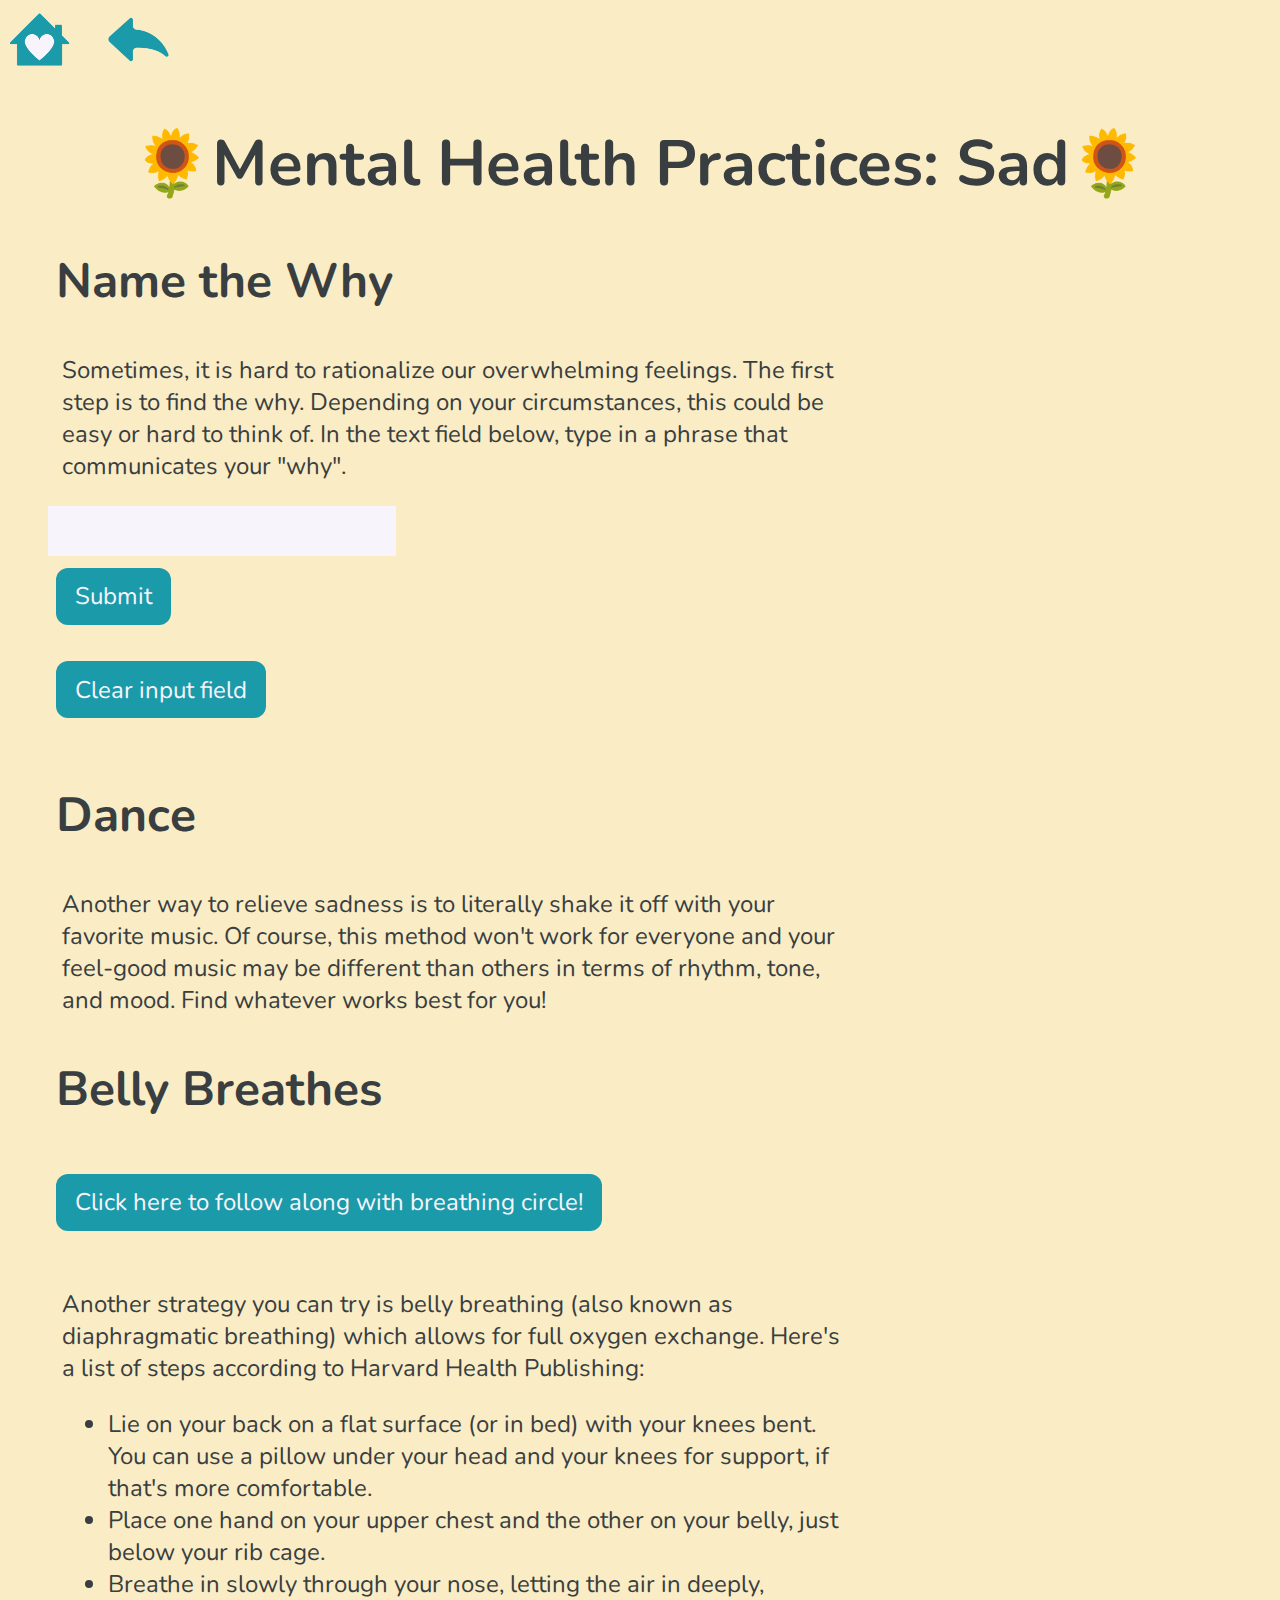
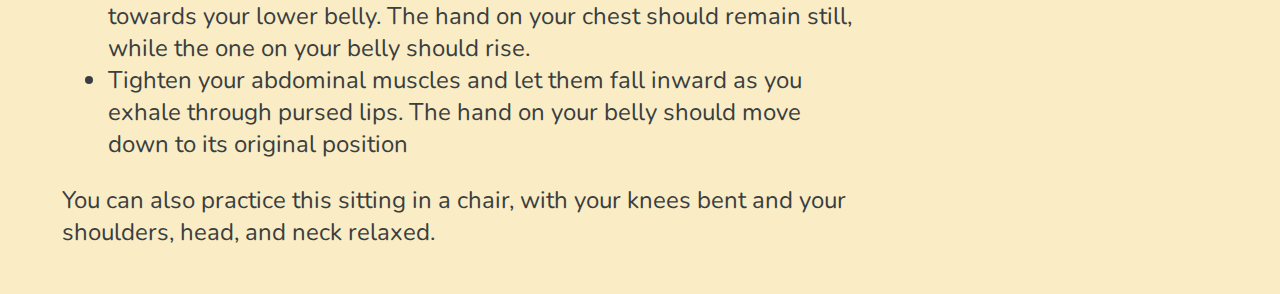
<file: Sad.html>
<!DOCTYPE html>
<html>

<head>
  <meta charset="utf-8">
  <meta name="viewport" content="width=device-width">
  <title>Mental Health Practices: Sad</title>
  <link href="style.css" rel="stylesheet" type="text/css" />

  <link rel="preconnect" href="https://fonts.googleapis.com">
  <link rel="preconnect" href="https://fonts.gstatic.com" crossorigin>
  <link href="https://fonts.googleapis.com/css2?family=Nunito:ital,wght@0,400;0,700;1,400;1,700&display=swap"
    rel="stylesheet">
</head>

<body>
  <a href="index.html"><img id="homeButton" src="Assets/HomeButton.png"></a>
  <a href="landing.html"><img id="backArrow" src="Assets/backButton.png"></a>

  <h1 id="hayf">🌻Mental Health Practices: Sad🌻</h1>
  <script src="script.js"></script>
  <h2>Name the Why</h2>
  <p>Sometimes, it is hard to rationalize our overwhelming feelings. The first step is to find the why. Depending on
    your circumstances, this could be easy or hard to think of. In the text field below, type in a phrase that
    communicates your "why".</p>
  <div id="containerAngry">
    <input type="text" class="input" id="sadInput">
    <button onclick="sad()" id="breathingCircleButton">Submit</button>
    <button onclick="document.getElementById('sadInput').value = ''; document.getElementById('sad').innerHTML = '';"
      id="breathingCircleButton">Clear
      input field</button>
  </div>

  <p id="sad"></p>
  <script>
    function sad() {
      document.getElementById("sad").innerHTML = "I'm sorry you're going through this. That really sucks. Sending you hugs!";
    }
  </script>

  <h2>Dance</h2>
  <p>Another way to relieve sadness is to literally shake it off with your favorite music. Of course, this method won't
    work for everyone and your feel-good music may be different than others in terms of rhythm, tone, and mood. Find
    whatever works best for you!</p>
  <p></p>

  <h2>Belly Breathes</h2>
  <div style="padding-bottom: 5em;">
    <a href="four-four-four.html"><button id="breathingCircleButton">Click here to follow along with breathing circle!</button></a>
  </div>
  <br>
  <p>Another strategy you can try is belly breathing (also known as diaphragmatic breathing) which allows for full
    oxygen exchange. Here's a list of steps according to <a id="source"
      href="https://www.health.harvard.edu/healthbeat/learning-diaphragmatic-breathing">Harvard Health
      Publishing</a>:<br>
  <ul>
    <li>Lie on your back on a flat surface (or in bed) with your knees bent. You can use a pillow under your head and
      your knees for support, if that's more comfortable.</li>
    <li>Place one hand on your upper chest and the other on your belly, just below your rib cage.</li>
    <li>Breathe in slowly through your nose, letting the air in deeply, towards your lower belly. The hand on your chest
      should remain still, while the one on your belly should rise.</li>
    <li>Tighten your abdominal muscles and let them fall inward as you exhale through pursed lips. The hand on your
      belly should move down to its original position</li>
  </ul>
  </p>
  <p>You can also practice this sitting in a chair, with your knees bent and your shoulders, head, and neck relaxed.</p>
  <br>
  <!--
  This script places a badge on your repl's full-browser view back to your repl's cover
  page. Try various colors for the theme: dark, light, red, orange, yellow, lime, green,
  teal, blue, blurple, magenta, pink!
  -->
  <script src="https://replit.com/public/js/replit-badge-v2.js" theme="yellow" position="bottom-right"></script>
</body>

</html>
</file>
<file: style.css>
html {
  height: 100%;
  width: 100%;
  font-family: 'Nunito', sans-serif;
  background-color: #FAECC4;
}

.buttonContain {
  text-align: center;
}

body {
  color: #393E41;
}

h1 {
  text-align: center;
  font-size: 4em;
}

#title {
  font-size: 5vw;
  text-align: center;
  margin-top: 20%;
}

button {
  border: none;
  background-color: #1B9AAA;
  color: #F7F5FB;
  padding-left: 1.5%;
  padding-right: 1.5%;
  padding-top: 1%;
  padding-bottom: 1%;
  text-align: center;
  text-decoration: none;
  display: block;
  font-size: 1.5em;
  margin: auto;
  cursor: pointer;
  font-family: 'Nunito', sans-serif;
  border-radius: 12px;

}

a {
  text-decoration: none;
}

.buttonLink {
  color: #F7F5FB;
}

#homeButton {
  width: 5%;
  height: 5%;
}

#backArrow {
  width: 5%;
  height: 5%;
  padding-left: 2.5%;
}

.container {
  display: flex;
  text-align: center;
  justify-content: center;
}

#lowerFlower {
  width: 20%;
  height: auto;
  position: absolute;
  left: 0%;
  bottom: 0%;
}

#upperFlower {
  width: 20%;
  height: auto;
  position: absolute;
  right: 0%;
  top: 0%;
}

td,
tr {
  text-align: center;
}

table {
  margin-left: auto;
  margin-right: auto;
  border-collapse: separate;
  text-align: center;
  border-spacing: 5em;
}

.emotionButtons {
  font-size: 3em;
  padding: 0.5em;
  margin-left: 0.5em;
  margin-bottom: 0.5em;
  margin-top: 0.5em;
}

#hayf {
  margin-bottom: 0.125%;
}

#sadButton {
  padding-left: 1em;
  padding-right: 1em;
}

h2 {
  text-align: left;
  font-size: 3em;
  padding-left: 1em;
}

h3 {
  padding-left: 2.5em;
}

p {
  font-size: 1.5em;
  margin-left: 2.25em;
  margin-right: 33%;
}

#source {
  color: #393E41;
}

ul {
  font-size: 1.5em;
  margin-left: 2.5em;
  margin-right: 33%;
}

.bold {
  font-weight: bold;
}

#warning {
  color: #F7F5FB;
  font-size: 1em;
  margin: 2%;
  text-align: center;
}

#warningContainer {
  background-color: #1B9AAA;
  margin-left: 25%;
  margin-right: 25%;
  border-radius: 1em;
  text-align: center;
}

#warningLink {
  color: #F7F5FB;
  font-weight: bold;
}

.input {
  margin-left: 2.5em;
  background-color: #F7F5FB;
  color: #1B9AAA;
  border: none;
  font-size: 1em;
  width: 25%;
  padding: 1em 1em;
}

#breathingCircleButton {
  border: none;
  background-color: #1B9AAA;
  color: #F7F5FB;
  padding-left: 1.5%;
  padding-right: 1.5%;
  padding-top: 1%;
  padding-bottom: 1%;
  text-align: left;
  text-decoration: none;
  display: block;
  font-size: 1.5em;
  cursor: pointer;
  font-family: 'Nunito', sans-serif;
  border-radius: 12px;
  float: left;
  margin-top: 0.5em;
  margin-bottom: 1em;
  margin-left: 2em;
}

.observationButton {
  border: none;
  background-color: #1B9AAA;
  color: #F7F5FB;
  padding-left: 1.5%;
  padding-right: 1.5%;
  padding-top: 1%;
  padding-bottom: 1%;
  text-align: right;
  text-decoration: none;
  display: block;
  font-size: 1.5em;
  margin-bottom: 2em;
  cursor: pointer;
  font-family: 'Nunito', sans-serif;
  border-radius: 12px;
  float: left;
}

#containerAngry {
  display: flex;
  flex-direction: column;
  column-gap: 0.5em;
  align-items: left;
}

#titleFlex {
  display: flex;
  flex-direction: row;
  justify-content: center;
  text-align: center;
  position: relative;
  align-items: center;
  column-gap: 5vh;
}

/*PHONE SCREEN CSS */
@media screen and (max-width: 850px) {
  #title {
    font-size: 8vw;
    margin-top: 75%;
    margin-left: 10%;
    text-align: center;
    margin-bottom: 10%;
    white-space: nowrap;
  }

  .container {
    display: flex;
    text-align: center;
    justify-content: center;
    flex-direction: row;
    align-items: center;
  }

  #homeButton {
    width: 20%;
    height: 20%;
  }

  #hayf {
    font-size: 5vh;
  }

  #warningContainer {
    background-color: #1B9AAA;
    margin-left: 5%;
    margin-right: 5%;
    font-size: 1.5vh;
    border-radius: 1em;
    text-align: center;
  }

  .emotionButtons {
    font-size: 1.25em;
    padding: 0.25em;
    margin-left: 0.5em;
    margin-bottom: 0.5em;
    margin-top: 0.5em;
  }

  #bottonEmoteContain{
    margin-right: 2.5%;
  }

  #backArrow {
    width: 20%;
    height: 20%;
    padding-left: 2.5%;
  }

  h1 {
    text-align: center;
    font-size: 10vh;
    /*white-space: nowrap;*/
  }

  #hayf {
    font-size: 4vh;
    margin-left: 5%;
    margin-right: 5%;
  }

  h2 {
    text-align: left;
    font-size: 4.5vh;
    padding-left: 1vw;
    margin-right: 1vw;
  }

  p {
    font-size: 3vh;
    margin-left: 2.5vw;
    margin-right: 2.75vw;
  }

  ul {
    font-size: 3vh;
    margin-left: 2.7vw;
    margin-right: 2.7vw;
  }

  .angryText{
    margin-right: 1%;
  }

  #containerAngry{
    margin-left: 1vw;
  }

  #breathingCircleButton{
    margin-left: 1vw;
    padding-left: 1%;
    padding-right: 1%;
  }

  .input{
    margin-left: 1vw;
    width: 75%;
    padding: 1em 4em;
  }

  h3{
    padding-left: 1vw;
  }

  input[type=text], select {
    padding: 1em 0.5em;
  }

  /*Desktop CSS*/
  
}
</file>
<file: four-four-four.css>
@import url('https://fonts.googleapis.com/css2?family=Nunito:ital,wght@0,400;0,700;1,400;1,700&display=swap');

* {
  padding: 0;
  margin: 0;
  box-sizing: border-box;
  font-family: "Nunito", sans-serif;
}

body {
  min-height: 100vh;
  display: flex;
  flex-direction: column;
  justify-content: center;
  align-items: center;
  color: #1B9AAA;
  /* background: url("/bg.jpg"); */
  background-size: cover;
  background-color: #F7F5FB;
}

body::after {
  /* content: "";
  position: absolute;
  height: 100%;
  width: 100%;
  background-color: rgba(0, 0, 0, 0.6);
  z-index: -1; */
}

.input {
  display: flex;
  flex-direction: column;
  margin-bottom: 40px;
}

.input label {
  text-align: center;
  font-size: 18px;
  margin-bottom: 8px;
}

.input select {
  border: none;
  border-radius: 8px;
  min-width: 300px;
  font-size: 16px;
  padding: 8px 4px;
  background-color: #1B9AAA;
  color: #F7F5FB;
}

.input select:focus {
  outline: none;
}

.circle-wrap {
  display: flex;
  flex-direction: column;
  justify-content: center;
  align-items: center;
  position: relative;
  margin-bottom: 40px;
}

.circle-outline {
  width: 300px;
  height: 300px;
  border-radius: 50%;
  background-color: transparent;
  border: 15px solid #FAECC4;
  box-shadow: 0 10px 15px -3px rgba(0, 0, 0, 0.1), 0 4px 6px -2px rgba(0, 0, 0, 0.05);
}

.circle-progress {
  width: 50px;
  height: 50px;
  position: absolute;
  background-color: #1B9AAA;
  border-radius: 50%;
  transition: 4s ease all;
  box-shadow: 0 10px 15px -3px rgba(0, 0, 0, 0.1), 0 4px 6px -2px rgba(0, 0, 0, 0.05);
}

.circle-grow {
  transform: scale(5.3);
}

.breaths {
  text-align: center;
  margin-bottom: 24px;
  font-size: 24px;
}

.instructions {
  text-align: center;
  margin-bottom: 32px;
}

button {
  padding: 8px 20px;
  border-radius: 8px;
  background-color: #1B9AAA;
  color: #F7F5FB;
  border: none;
  cursor: pointer;
  transition: 0.3s ease all;
  box-shadow: 0 1px 3px 0 rgba(0, 0, 0, 0.1), 0 1px 2px 0 rgba(0, 0, 0, 0.06);
}

button:hover {
  background-color: #FAECC4;
  color: #1B9AAA;
}

.button-inactive {
  pointer-events: none;
  background-color: #969696;
}

#homeButton {
  width: 12.5%;
  height: auto;
  justify-content: center;
  margin-left: 1vw;
}

#backArrow {
  width: 12.5%;
  height: auto;
  justify-content: center;
  margin-left: 1vw;
}
</file>
